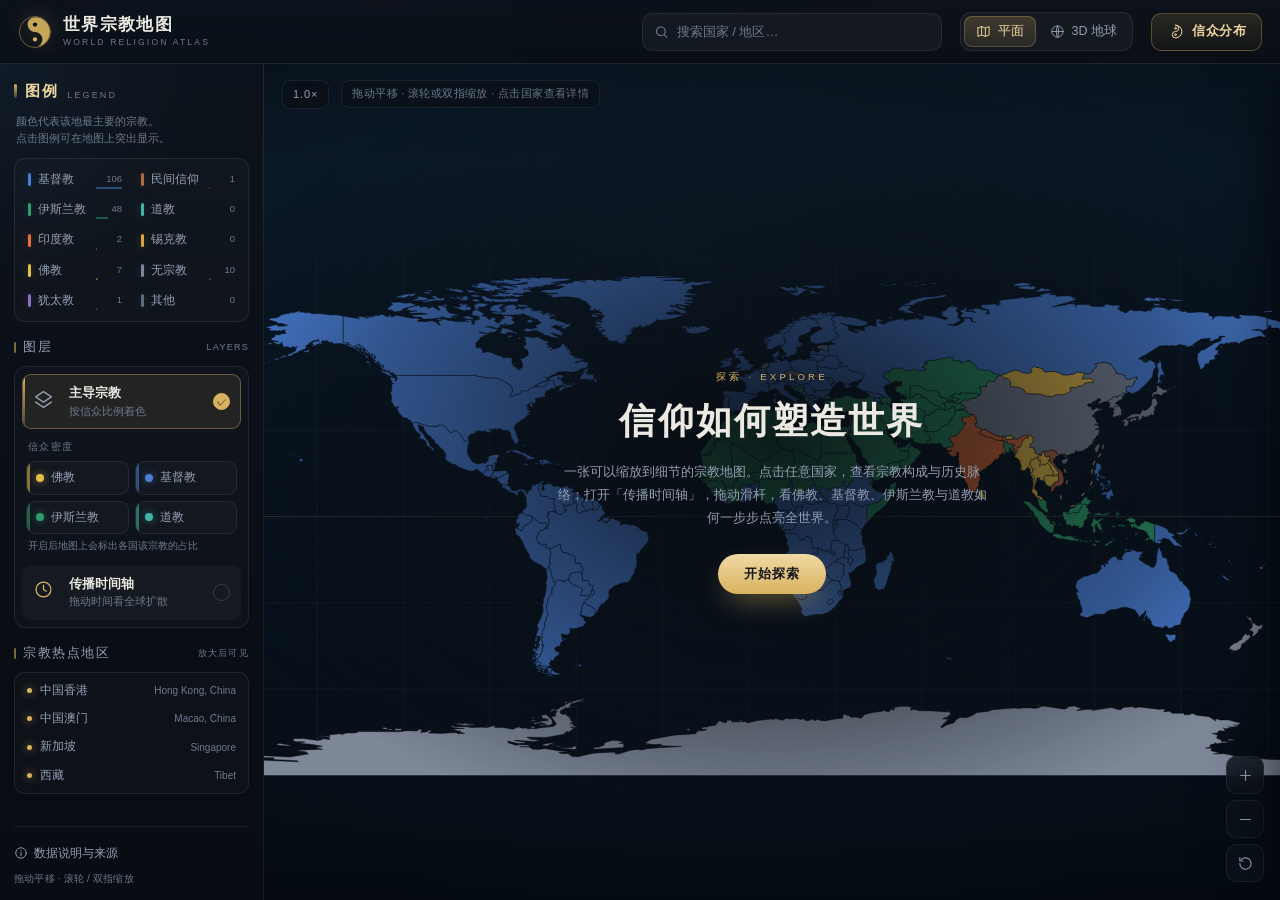
<file: index.html>
<!DOCTYPE html>
<html lang="zh-CN">
<head>
<meta charset="utf-8">
<meta name="viewport" content="width=device-width, initial-scale=1, maximum-scale=1, viewport-fit=cover">
<title>世界宗教地图 · World Religion Atlas</title>
<meta name="description" content="可缩放的世界宗教分布地图，支持平面与 3D 地球，点击国家查看宗教构成与历史，并附佛教、基督教、伊斯兰教、道教四个信众分布专题与全球传播时间轴。">
<meta name="theme-color" content="#0B0F14">
<link rel="manifest" href="./manifest.webmanifest">
<link rel="icon" href="./assets/icons/icon.svg" type="image/svg+xml">
<link rel="apple-touch-icon" href="./assets/icons/icon-192.png">
<link rel="stylesheet" href="./assets/css/style.css">
<script>if(/[?&](skipintro|nostart)/.test(location.search)){document.documentElement.className+=" skip-intro";}</script>
</head>
<body>

<div class="app" id="app">

  <header class="topbar">
    <button class="icon-btn only-mobile" id="drawerBtn" aria-label="打开图例">
      <svg viewBox="0 0 24 24" aria-hidden="true"><path d="M4 7h16M4 12h16M4 17h16"/></svg>
    </button>

    <a class="brand" href="#" id="brandHome">
      <span class="brand-mark" aria-hidden="true">
        <svg viewBox="0 0 48 48">
          <circle cx="24" cy="24" r="22" fill="none" stroke="currentColor" stroke-width="1.2" opacity=".55"/>
          <path d="M24 3a21 21 0 0 1 0 42 10.5 10.5 0 0 0 0-21 10.5 10.5 0 0 1 0-21Z" fill="currentColor" opacity=".92"/>
          <circle cx="24" cy="13.5" r="3" fill="#0B0F14"/>
          <circle cx="24" cy="34.5" r="3" fill="currentColor"/>
        </svg>
      </span>
      <span class="brand-text">
        <strong>世界宗教地图</strong>
        <small>WORLD RELIGION ATLAS</small>
      </span>
    </a>

    <div class="search" id="search">
      <svg class="search-icon" viewBox="0 0 24 24" aria-hidden="true"><circle cx="11" cy="11" r="7"/><path d="m16.5 16.5 4 4"/></svg>
      <input id="searchInput" type="search" placeholder="搜索国家 / 地区…" autocomplete="off" spellcheck="false" aria-label="搜索国家或地区">
      <div class="search-results" id="searchResults" hidden></div>
    </div>

    <nav class="segmented" id="viewSwitch" aria-label="地图视图">
      <button class="seg-btn is-active" data-view="flat" type="button">
        <svg viewBox="0 0 24 24" aria-hidden="true"><path d="M3 6.5 9 4l6 2.5L21 4v13.5L15 20l-6-2.5L3 20V6.5Z"/><path d="M9 4v13.5M15 6.5V20"/></svg>
        <span>平面</span>
      </button>
      <button class="seg-btn" data-view="globe" type="button">
        <svg viewBox="0 0 24 24" aria-hidden="true"><circle cx="12" cy="12" r="9"/><path d="M3 12h18M12 3c2.6 3 2.6 15 0 18M12 3c-2.6 3-2.6 15 0 18"/></svg>
        <span>3D 地球</span>
      </button>
    </nav>

    <button class="tao-btn" id="taoismBtn" type="button">
      <svg viewBox="0 0 24 24" aria-hidden="true"><path d="M12 3a9 9 0 0 1 0 18 4.5 4.5 0 0 1 0-9 4.5 4.5 0 0 0 0-9Z"/><circle cx="12" cy="7.5" r="1.2"/><circle cx="12" cy="16.5" r="1.2"/></svg>
      <span>信众分布</span>
    </button>

    <button class="icon-btn only-mobile" id="infoBtnMobile" aria-label="数据说明">
      <svg viewBox="0 0 24 24" aria-hidden="true"><circle cx="12" cy="12" r="9"/><path d="M12 11v6M12 7.5v.5"/></svg>
    </button>
  </header>

  <main class="workspace" id="workspace">

    <aside class="sidebar" id="sidebar">
      <div class="sidebar-head">
        <div class="sh-title">
          <h2>图例</h2>
          <span class="sh-sub">LEGEND</span>
        </div>
        <button class="icon-btn only-mobile" id="drawerClose" aria-label="关闭图例">
          <svg viewBox="0 0 24 24" aria-hidden="true"><path d="m6 6 12 12M18 6 6 18"/></svg>
        </button>
      </div>

      <p class="sidebar-note">颜色代表该地最主要的宗教。<br>点击图例可在地图上突出显示。</p>

      <div class="legend" id="legend"></div>

      <div class="sidebar-block">
        <div class="block-title">
          <span>图层</span>
          <span class="block-hint">LAYERS</span>
        </div>
        <div class="layer-group">
          <button class="layer-card" id="layerDominant" type="button">
            <span class="layer-icon">
              <svg viewBox="0 0 24 24" aria-hidden="true"><path d="M12 3 3 9l9 6 9-6-9-6Z"/><path d="m3 15 9 6 9-6"/></svg>
            </span>
            <span class="layer-copy"><strong>主导宗教</strong><small>按信众比例着色</small></span>
            <span class="layer-check">✓</span>
          </button>
          <div class="layer-sub">
            <span class="layer-sub-title">信众密度</span>
            <div class="faith-chips" id="densityChips"></div>
            <p class="layer-hint">开启后地图上会标出各国该宗教的占比</p>
          </div>
          <button class="layer-card" id="spreadBtn" type="button">
            <span class="layer-icon spread">
              <svg viewBox="0 0 24 24" aria-hidden="true"><circle cx="12" cy="12" r="8.5"/><path d="M12 7v5l3.2 2"/></svg>
            </span>
            <span class="layer-copy"><strong>传播时间轴</strong><small>拖动时间看全球扩散</small></span>
            <span class="layer-check">✓</span>
          </button>
        </div>
      </div>

      <div class="sidebar-block" id="regionBlock">
        <div class="block-title">
          <span>宗教热点地区</span>
          <span class="block-hint">放大后可见</span>
        </div>
        <ul class="region-list" id="regionList"></ul>
      </div>

      <div class="sidebar-foot">
        <button class="text-btn" id="aboutBtn" type="button">
          <svg viewBox="0 0 24 24" aria-hidden="true"><circle cx="12" cy="12" r="9"/><path d="M12 11v6M12 7.5v.5"/></svg>
          数据说明与来源
        </button>
        <p>拖动平移 · 滚轮 / 双指缩放</p>
      </div>
    </aside>

    <div class="drawer-scrim" id="drawerScrim"></div>

    <section class="stage" id="stage">
      <div class="atmosphere"></div>
      <canvas id="map" aria-label="世界宗教地图"></canvas>

      <div class="stage-top">
        <div class="zoom-readout" id="zoomReadout">1.0×</div>
        <div class="stage-hint" id="stageHint">拖动平移 · 滚轮或双指缩放 · 点击国家查看详情</div>
      </div>

      <div class="map-tools">
        <button class="tool-btn" id="zoomIn" type="button" aria-label="放大">
          <svg viewBox="0 0 24 24" aria-hidden="true"><path d="M12 5v14M5 12h14"/></svg>
        </button>
        <button class="tool-btn" id="zoomOut" type="button" aria-label="缩小">
          <svg viewBox="0 0 24 24" aria-hidden="true"><path d="M5 12h14"/></svg>
        </button>
        <button class="tool-btn" id="resetView" type="button" aria-label="复位">
          <svg viewBox="0 0 24 24" aria-hidden="true"><path d="M4 12a8 8 0 1 0 2.4-5.7"/><path d="M4 4v4.5h4.5"/></svg>
        </button>
        <button class="tool-btn is-on" id="spinBtn" type="button" aria-label="自动旋转" title="自动旋转" hidden>
          <svg viewBox="0 0 24 24" aria-hidden="true"><path d="M12 4.5c4.4 0 7.5 3.4 7.5 7.5S16.4 19.5 12 19.5 4.5 16.1 4.5 12"/><path d="M12 2.5v4M12 21.5v-4M2.5 12h4M21.5 12h-4"/></svg>
        </button>
      </div>

      <div class="taoism-legend" id="taoismLegend" hidden>
        <span>信众密度</span>
        <i class="grad" id="densityGrad"></i>
        <span class="low">低</span><span class="high">高</span>
      </div>

      <!-- 传播时间轴：拖动滑杆，地图按年份推进 -->
      <div class="timebar" id="timeBar" hidden>
        <div class="tb-top">
          <div class="tb-faiths" id="tbFaiths"></div>
          <div class="tb-year"><span id="tbYear">公元 1 年</span></div>
          <button class="tb-play" id="tbPlay" type="button" aria-label="播放传播动画">
            <svg class="ico-play" viewBox="0 0 24 24" aria-hidden="true"><path d="M7 4.5 19 12 7 19.5V4.5Z"/></svg>
            <svg class="ico-pause" viewBox="0 0 24 24" aria-hidden="true" hidden><path d="M8 4.5h3.2v15H8zM12.8 4.5H16v15h-3.2z"/></svg>
          </button>
          <button class="tb-close" id="tbClose" type="button" aria-label="关闭时间轴">
            <svg viewBox="0 0 24 24" aria-hidden="true"><path d="m6 6 12 12M18 6 6 18"/></svg>
          </button>
        </div>
        <div class="tb-slider">
          <input type="range" id="tbRange" min="-530" max="2025" step="1" value="-530" aria-label="年份">
          <div class="tb-ticks" id="tbTicks"></div>
        </div>
        <div class="tb-info">
          <div class="tb-phase" id="tbPhase"></div>
          <div class="tb-event" id="tbEvent"></div>
        </div>
      </div>

      <div class="tooltip" id="tooltip" hidden>
        <strong id="ttName"></strong>
        <span id="ttRel"></span>
      </div>

      <div class="welcome" id="welcome">
        <div class="welcome-inner">
          <span class="welcome-eyebrow">探索 · EXPLORE</span>
          <h2>信仰如何塑造世界</h2>
          <p>一张可以缩放到细节的宗教地图。点击任意国家，查看宗教构成与历史脉络；打开「传播时间轴」，拖动滑杆，看佛教、基督教、伊斯兰教与道教如何一步步点亮全世界。</p>
          <button class="primary-btn" id="welcomeStart" type="button">开始探索</button>
        </div>
      </div>
    </section>

    <aside class="detail" id="detail" aria-live="polite">
      <div class="detail-inner" id="detailInner"></div>
    </aside>
  </main>
</div>

<div class="modal" id="modal" hidden>
  <div class="modal-scrim" data-close-modal></div>
  <div class="modal-card" role="dialog" aria-modal="true" aria-labelledby="modalTitle">
    <button class="icon-btn modal-close" id="modalClose" aria-label="关闭">
      <svg viewBox="0 0 24 24" aria-hidden="true"><path d="m6 6 12 12M18 6 6 18"/></svg>
    </button>
    <div id="modalBody"></div>
  </div>
</div>

<div class="loading" id="loading">
  <div class="loading-mark">
    <svg viewBox="0 0 48 48">
      <circle cx="24" cy="24" r="21" fill="none" stroke="currentColor" stroke-width="1" opacity=".35"/>
      <path d="M24 3a21 21 0 0 1 0 42 10.5 10.5 0 0 0 0-21 10.5 10.5 0 0 1 0-21Z" fill="currentColor"/>
    </svg>
  </div>
  <p>正在绘制世界…</p>
</div>

<script src="./assets/js/world-geo.js"></script>
<script src="./assets/js/data.js"></script>
<script src="./assets/js/spread.js"></script>
<script src="./assets/js/arrival.js"></script>
<script src="./assets/js/map-engine.js"></script>
<script src="./assets/js/app.js"></script>
</body>
</html>
</file>
<file: assets/css/style.css>
/* =========================================================
   世界宗教地图 · World Religion Atlas
   ========================================================= */

:root{
  --ink:#070a0f;
  --panel:#0d131c;
  --panel-2:#111927;
  --panel-3:#151f2e;
  --line:rgba(255,255,255,.075);
  --line-strong:rgba(255,255,255,.14);
  --gold:#d8b25f;
  --gold-soft:#f0d9a4;
  --gold-dim:rgba(216,178,95,.18);
  --text:#ece9e2;
  --muted:#93a0b3;
  --muted-2:#6c7a8d;
  --good:#4fc3a1;
  --radius:14px;
  --shadow:0 24px 60px -20px rgba(0,0,0,.75);
  --serif:"Noto Serif SC","Songti SC","STSong","Source Han Serif SC","SimSun",Georgia,serif;
  --sans:-apple-system,BlinkMacSystemFont,"Segoe UI","PingFang SC","Hiragino Sans GB","Microsoft YaHei","Noto Sans SC",sans-serif;
}

*{box-sizing:border-box}
html,body{height:100%}
html{-webkit-text-size-adjust:100%}
body{
  margin:0;
  background:var(--ink);
  color:var(--text);
  font-family:var(--sans);
  font-size:14px;
  line-height:1.5;
  overflow:hidden;
  -webkit-font-smoothing:antialiased;
  text-rendering:optimizeLegibility;
}
button,input{font:inherit;color:inherit}
button{background:none;border:0;padding:0;cursor:pointer}
a{color:inherit;text-decoration:none}
svg{width:100%;height:100%;fill:none;stroke:currentColor;stroke-width:1.6;stroke-linecap:round;stroke-linejoin:round}
ul,ol{margin:0;padding:0;list-style:none}
h1,h2,h3,h4,p{margin:0}
[hidden]{display:none !important}
code{font-family:ui-monospace,SFMono-Regular,Consolas,monospace;font-size:.92em;color:var(--gold-soft);background:rgba(216,178,95,.09);padding:1px 5px;border-radius:4px}
::selection{background:rgba(216,178,95,.28)}

/* scrollbars */
*{scrollbar-width:thin;scrollbar-color:rgba(255,255,255,.16) transparent}
*::-webkit-scrollbar{width:9px;height:9px}
*::-webkit-scrollbar-thumb{background:rgba(255,255,255,.14);border-radius:99px;border:2px solid transparent;background-clip:content-box}
*::-webkit-scrollbar-track{background:transparent}

/* ---------- shell ---------- */
.app{
  height:100dvh;
  display:flex;
  flex-direction:column;
  background:
    radial-gradient(1200px 600px at 18% -10%,rgba(38,72,108,.28),transparent 60%),
    radial-gradient(900px 500px at 92% 0%,rgba(120,86,32,.12),transparent 60%),
    var(--ink);
}

/* ---------- topbar ---------- */
.topbar{
  flex:0 0 auto;
  height:64px;
  display:flex;
  align-items:center;
  gap:18px;
  padding:0 18px;
  border-bottom:1px solid var(--line);
  background:linear-gradient(180deg,rgba(12,18,27,.92),rgba(10,15,22,.82));
  backdrop-filter:blur(14px);
  -webkit-backdrop-filter:blur(14px);
  position:relative;
  z-index:40;
}
.brand{display:flex;align-items:center;gap:11px;flex:0 0 auto;min-width:0}
.brand-mark{width:34px;height:34px;color:var(--gold);flex:0 0 auto;filter:drop-shadow(0 0 12px rgba(216,178,95,.25))}
.brand-mark svg{stroke:none}
.brand-text{display:flex;flex-direction:column;line-height:1.1;min-width:0}
.brand-text strong{font-family:var(--serif);font-size:17px;font-weight:600;letter-spacing:.08em;white-space:nowrap}
.brand-text small{font-size:8.5px;letter-spacing:.26em;color:var(--muted-2);margin-top:3px;white-space:nowrap}

.search{position:relative;flex:0 1 300px;margin-left:auto;max-width:320px;min-width:150px}
.search-icon{position:absolute;left:12px;top:50%;width:15px;height:15px;transform:translateY(-50%);color:var(--muted-2);stroke-width:1.8;pointer-events:none}
#searchInput{
  width:100%;height:38px;
  padding:0 12px 0 34px;
  background:rgba(255,255,255,.04);
  border:1px solid var(--line);
  border-radius:10px;
  color:var(--text);
  outline:none;
  font-size:13px;
  transition:border-color .2s,background .2s,box-shadow .2s;
}
#searchInput::placeholder{color:var(--muted-2)}
#searchInput:focus{border-color:rgba(216,178,95,.5);background:rgba(255,255,255,.06);box-shadow:0 0 0 3px rgba(216,178,95,.1)}
#searchInput::-webkit-search-cancel-button{filter:invert(.7)}
.search-results{
  position:absolute;left:0;right:0;top:44px;
  background:var(--panel-2);
  border:1px solid var(--line-strong);
  border-radius:12px;
  box-shadow:var(--shadow);
  padding:5px;
  max-height:340px;overflow:auto;
  z-index:60;
}
.search-results button{
  display:flex;align-items:center;gap:10px;width:100%;
  padding:9px 10px;border-radius:8px;text-align:left;
  font-size:13px;color:var(--text);
}
.search-results button:hover,.search-results button.is-active{background:rgba(216,178,95,.12)}
.search-results .sr-zh{font-weight:600}
.search-results .sr-en{color:var(--muted-2);font-size:11px;margin-left:auto;max-width:50%;overflow:hidden;text-overflow:ellipsis;white-space:nowrap}
.search-results .sr-dot{width:8px;height:8px;border-radius:50%;flex:0 0 auto}
.search-results .sr-empty{padding:14px 12px;color:var(--muted-2);font-size:12.5px}

.segmented{
  display:flex;align-items:center;gap:2px;
  padding:3px;
  background:rgba(255,255,255,.04);
  border:1px solid var(--line);
  border-radius:11px;
  flex:0 0 auto;
}
.seg-btn{
  display:flex;align-items:center;gap:7px;
  height:31px;padding:0 12px;border-radius:8px;
  color:var(--muted);font-size:12.5px;font-weight:500;
  transition:background .18s,color .18s,box-shadow .18s;
  white-space:nowrap;
}
.seg-btn svg{width:15px;height:15px;stroke-width:1.5}
.seg-btn:hover{color:var(--text)}
.seg-btn.is-active{
  background:linear-gradient(180deg,rgba(216,178,95,.22),rgba(216,178,95,.1));
  color:var(--gold-soft);
  box-shadow:inset 0 0 0 1px rgba(216,178,95,.28);
}
.tao-btn{
  display:flex;align-items:center;gap:8px;
  height:38px;padding:0 15px;border-radius:10px;
  border:1px solid rgba(216,178,95,.32);
  background:linear-gradient(180deg,rgba(216,178,95,.14),rgba(216,178,95,.04));
  color:var(--gold-soft);
  font-size:12.5px;font-weight:600;letter-spacing:.04em;
  flex:0 0 auto;
  transition:all .18s;
}
.tao-btn svg{width:17px;height:17px;stroke-width:1.4}
.tao-btn:hover{background:rgba(216,178,95,.2);border-color:rgba(216,178,95,.55);box-shadow:0 0 22px -6px rgba(216,178,95,.5)}
.tao-btn.is-active{background:var(--gold);color:#10141a;border-color:var(--gold)}

.icon-btn{
  display:inline-flex;align-items:center;justify-content:center;
  width:38px;height:38px;border-radius:10px;
  color:var(--muted);border:1px solid transparent;
  transition:all .18s;flex:0 0 auto;
}
.icon-btn svg{width:19px;height:19px}
.icon-btn:hover{background:rgba(255,255,255,.06);color:var(--text);border-color:var(--line)}
.only-mobile{display:none}

/* ---------- workspace ---------- */
.workspace{
  flex:1 1 auto;
  display:grid;
  grid-template-columns:264px minmax(0,1fr);
  min-height:0;
  position:relative;
}

/* ---------- sidebar ---------- */
.sidebar{
  display:flex;flex-direction:column;
  border-right:1px solid var(--line);
  background:
    radial-gradient(120% 40% at 0% 0%,rgba(38,72,108,.16),transparent 62%),
    linear-gradient(180deg,rgba(13,19,28,.97),rgba(8,12,19,.98));
  padding:16px 14px 14px;
  overflow-y:auto;
  overflow-x:hidden;
  z-index:30;
  min-height:0;
  scrollbar-width:thin;
  scrollbar-color:rgba(216,178,95,.28) transparent;
}
.sidebar::-webkit-scrollbar{width:8px}
.sidebar::-webkit-scrollbar-track{background:transparent}
.sidebar::-webkit-scrollbar-thumb{
  background:rgba(216,178,95,.22);border-radius:99px;
  border:2px solid transparent;background-clip:padding-box;
}
.sidebar::-webkit-scrollbar-thumb:hover{background:rgba(216,178,95,.42);background-clip:padding-box}

.sidebar-head{display:flex;align-items:center;justify-content:space-between;margin-bottom:10px}
.sh-title{display:flex;align-items:baseline;gap:8px}
.sidebar-head h2{
  font-family:var(--serif);font-size:15px;font-weight:600;letter-spacing:.14em;color:var(--gold-soft);
  display:flex;align-items:center;gap:8px;
}
.sidebar-head h2::before{
  content:"";width:3px;height:14px;border-radius:2px;
  background:linear-gradient(180deg,var(--gold),rgba(216,178,95,.25));
}
.sh-sub{font-size:9px;letter-spacing:.24em;color:var(--muted-2);text-transform:uppercase}
.sidebar-note{
  font-size:11px;line-height:1.6;color:var(--muted-2);margin:0 0 10px;
  padding:0 2px;
}

/* 图例：两列，按列排（先左列后右列），顺序才是从多到少 */
.legend{
  display:grid;grid-template-columns:1fr 1fr;
  grid-template-rows:repeat(5,auto);grid-auto-flow:column;
  gap:1px 5px;margin-bottom:16px;
  padding:6px;border-radius:11px;
  background:rgba(255,255,255,.018);border:1px solid var(--line);
}
.legend-item{
  display:flex;align-items:center;gap:7px;min-width:0;
  padding:4px 6px;border-radius:7px;
  text-align:left;font-size:11.5px;color:var(--muted);
  border:1px solid transparent;
  transition:background .15s,color .15s,border-color .15s;
}
.legend-item:hover{background:rgba(255,255,255,.055);color:var(--text)}
.legend-item.is-active{background:rgba(216,178,95,.12);border-color:rgba(216,178,95,.32);color:var(--text)}
.legend-item.is-dim{opacity:.4}
.legend-swatch{
  width:3px;height:13px;border-radius:99px;flex:0 0 auto;
  background:var(--c);
  box-shadow:0 0 10px -1px var(--c);
}
.legend-name{flex:1;white-space:nowrap;overflow:hidden;text-overflow:ellipsis}
/* 数字右侧配一条占比条，一眼看出哪种宗教占的国家多 */
.legend-stat{position:relative;width:26px;flex:0 0 auto;text-align:right;padding-bottom:2px}
.legend-stat i{
  position:absolute;left:0;bottom:0;height:2px;border-radius:2px;
  background:var(--c);opacity:.5;display:block;
}
.legend-stat b{font-size:9.5px;font-weight:400;color:var(--muted-2);font-variant-numeric:tabular-nums}
.legend-item.is-active .legend-stat b{color:var(--gold-soft)}

.sidebar-block{margin-bottom:16px}
.block-title{display:flex;align-items:center;justify-content:space-between;margin-bottom:9px}
.block-title span:first-child{
  font-family:var(--serif);font-size:12.5px;letter-spacing:.12em;color:var(--muted);
  display:flex;align-items:center;gap:7px;
}
.block-title span:first-child::before{
  content:"";width:2px;height:11px;border-radius:2px;background:rgba(216,178,95,.55);
}
.block-hint{font-size:9px;letter-spacing:.14em;color:var(--muted-2);text-transform:uppercase}

/* 图层卡片 */
.layer-group{
  display:flex;flex-direction:column;gap:6px;
  padding:7px;border-radius:12px;
  background:rgba(255,255,255,.018);border:1px solid var(--line);
}
.layer-card{
  display:flex;align-items:center;gap:10px;width:100%;
  padding:9px 10px;border-radius:9px;
  border:1px solid transparent;background:rgba(255,255,255,.03);
  text-align:left;transition:all .18s;position:relative;overflow:hidden;
}
.layer-card::before{
  content:"";position:absolute;left:0;top:0;bottom:0;width:2px;
  background:linear-gradient(180deg,var(--gold),rgba(216,178,95,.2));
  transform:scaleY(0);transform-origin:center;transition:transform .22s;
}
.layer-card:hover{border-color:var(--line-strong);background:rgba(255,255,255,.06)}
.layer-card.is-active{border-color:rgba(216,178,95,.4);background:rgba(216,178,95,.1)}
.layer-card.is-active::before{transform:scaleY(1)}
.layer-icon{width:26px;height:26px;color:var(--muted);flex:0 0 auto}
.layer-icon svg{width:21px;height:21px;stroke-width:1.4}
.layer-icon.tao{color:var(--gold)}
.layer-copy{display:flex;flex-direction:column;min-width:0;flex:1}
.layer-copy strong{font-size:12.5px;font-weight:600;color:var(--text)}
.layer-copy small{font-size:10.5px;color:var(--muted-2);margin-top:1px}
.layer-check{
  width:17px;height:17px;border-radius:50%;border:1px solid var(--line-strong);
  color:transparent;font-size:10px;display:flex;align-items:center;justify-content:center;flex:0 0 auto;
  transition:all .18s;
}
.layer-card.is-active .layer-check{background:var(--gold);border-color:var(--gold);color:#0c1017}
.layer-icon.spread{color:var(--gold)}

/* 信众密度：四个宗教的快捷切换 */
.layer-sub{margin:2px 0 2px;padding:2px 4px 4px}
.layer-sub-title{
  display:block;font-size:10px;letter-spacing:.14em;color:var(--muted-2);
  text-transform:uppercase;margin:0 0 7px 2px;
}
.layer-hint{font-size:9.5px;color:var(--muted-2);margin:5px 2px 0;line-height:1.45}
.faith-chips{display:grid;grid-template-columns:1fr 1fr;gap:6px}
.faith-chip{
  position:relative;display:flex;align-items:center;gap:7px;
  padding:7px 9px;border-radius:9px;overflow:hidden;
  border:1px solid var(--line);background:rgba(255,255,255,.025);
  font-size:11.5px;color:var(--muted);transition:all .18s;
}
.faith-chip::before{
  content:"";position:absolute;left:0;top:0;bottom:0;width:3px;
  background:var(--c);opacity:.55;transition:opacity .18s;
}
.faith-chip .dot{
  width:8px;height:8px;border-radius:50%;flex:0 0 auto;background:var(--c);
  box-shadow:0 0 8px -1px var(--c);
}
.faith-chip:hover{border-color:var(--line-strong);color:var(--text);background:rgba(255,255,255,.055)}
.faith-chip:hover::before{opacity:.9}
.faith-chip.is-active{
  border-color:rgba(216,178,95,.45);background:rgba(216,178,95,.1);color:var(--text);
}
.faith-chip.is-active::before{opacity:1;width:3px}
.faith-chip.is-active .dot{box-shadow:0 0 10px 0 var(--c)}

.region-list{
  display:flex;flex-direction:column;gap:1px;max-height:122px;overflow-y:auto;
  padding:4px;border-radius:11px;
  background:rgba(255,255,255,.018);border:1px solid var(--line);
  scrollbar-width:thin;scrollbar-color:rgba(216,178,95,.25) transparent;
}
.region-list::-webkit-scrollbar{width:6px}
.region-list::-webkit-scrollbar-thumb{background:rgba(216,178,95,.22);border-radius:99px}
.region-list button{
  display:flex;align-items:center;gap:8px;width:100%;
  padding:5px 8px;border-radius:7px;text-align:left;
  font-size:11.5px;color:var(--muted);transition:all .15s;
}
.region-list button:hover{background:rgba(216,178,95,.1);color:var(--text)}
.region-list .r-dot{
  width:5px;height:5px;border-radius:50%;background:var(--gold);flex:0 0 auto;
  box-shadow:0 0 8px rgba(216,178,95,.8);
}
.region-list .r-name{flex:1;overflow:hidden;text-overflow:ellipsis;white-space:nowrap}
.region-list .r-country{font-size:10px;color:var(--muted-2);white-space:nowrap}

.sidebar-foot{
  margin-top:auto;padding-top:14px;border-top:1px solid var(--line);
  display:flex;flex-direction:column;gap:2px;
}
.text-btn{
  display:flex;align-items:center;gap:6px;color:var(--muted);font-size:11.5px;
  padding:4px 0;transition:color .15s;
}
.text-btn svg{width:14px;height:14px}
.text-btn:hover{color:var(--gold-soft)}
.sidebar-foot p{font-size:10px;color:var(--muted-2);margin:0;padding-top:3px;letter-spacing:.02em}

/* 抽屉遮罩：始终脱离布局，桌面端隐藏 */
.drawer-scrim{
  position:fixed;inset:0;display:none;
  background:rgba(2,5,9,.6);backdrop-filter:blur(3px);
  opacity:0;visibility:hidden;transition:.3s;z-index:29;
}

/* ---------- stage ---------- */
.stage{position:relative;min-width:0;overflow:hidden;background:#060b12}
.stage canvas{position:absolute;inset:0;width:100%;height:100%;display:block;touch-action:none;cursor:grab}
.stage canvas.is-grabbing{cursor:grabbing}
.stage canvas.is-pointing{cursor:pointer}
.atmosphere{
  position:absolute;inset:0;pointer-events:none;
  background:
    radial-gradient(70% 55% at 50% 42%,rgba(48,88,128,.14),transparent 70%),
    radial-gradient(100% 100% at 50% 120%,rgba(0,0,0,.4),transparent 60%);
  mix-blend-mode:screen;
}

.stage-top{position:absolute;top:16px;left:18px;right:18px;display:flex;align-items:center;gap:12px;pointer-events:none}
.zoom-readout{
  font-variant-numeric:tabular-nums;
  font-size:11px;letter-spacing:.08em;
  padding:5px 10px;border-radius:8px;
  background:rgba(10,15,22,.7);border:1px solid var(--line);
  color:var(--muted);backdrop-filter:blur(8px);
}
.stage-hint{
  font-size:10.5px;letter-spacing:.04em;color:var(--muted-2);
  background:rgba(10,15,22,.6);padding:5px 10px;border-radius:8px;
  border:1px solid var(--line);backdrop-filter:blur(8px);
  transition:opacity .6s;white-space:nowrap;overflow:hidden;text-overflow:ellipsis;
}

.map-tools{
  position:absolute;right:16px;bottom:18px;
  display:flex;flex-direction:column;gap:6px;z-index:6;
}
.tool-btn{
  width:38px;height:38px;border-radius:10px;
  display:flex;align-items:center;justify-content:center;
  background:rgba(13,19,28,.82);
  border:1px solid var(--line);
  color:var(--muted);
  backdrop-filter:blur(10px);
  transition:all .18s;
}
.tool-btn svg{width:17px;height:17px}
.tool-btn:hover{color:var(--text);border-color:var(--line-strong);background:rgba(22,32,46,.92)}
.tool-btn:active{transform:scale(.94)}
.tool-btn.is-on{color:var(--gold);border-color:rgba(216,178,95,.45);background:rgba(216,178,95,.12)}
.tool-btn[hidden]{display:none}

.taoism-legend{
  position:absolute;left:18px;bottom:20px;
  display:flex;align-items:center;gap:8px;
  padding:8px 12px;border-radius:10px;
  background:rgba(10,15,22,.84);border:1px solid var(--line);
  backdrop-filter:blur(10px);font-size:10.5px;color:var(--muted);
}
/* ---------- 传播时间轴 ---------- */
.timebar{
  position:absolute;left:16px;right:16px;bottom:16px;z-index:12;
  padding:12px 16px 13px;border-radius:14px;
  background:linear-gradient(180deg,rgba(13,20,30,.94),rgba(8,13,20,.96));
  border:1px solid var(--line-strong);
  box-shadow:0 20px 50px -20px rgba(0,0,0,.85);
  backdrop-filter:blur(16px);
  animation:tb-in .3s cubic-bezier(.22,.9,.28,1);
}
@keyframes tb-in{from{opacity:0;transform:translateY(14px)}to{opacity:1;transform:none}}
.tb-top{display:flex;align-items:center;gap:10px;margin-bottom:9px}
.tb-faiths{display:flex;gap:5px;flex-wrap:wrap;flex:1;min-width:0}
.tb-faith{
  display:inline-flex;align-items:center;gap:6px;
  padding:5px 11px;border-radius:99px;
  border:1px solid var(--line);background:rgba(255,255,255,.03);
  font-size:12px;color:var(--muted);transition:all .18s;
}
.tb-faith .dot{width:7px;height:7px;border-radius:50%}
.tb-faith:hover{color:var(--text);border-color:var(--line-strong)}
.tb-faith.is-active{color:var(--text);background:rgba(255,255,255,.09);border-color:rgba(216,178,95,.4)}
.tb-year{
  font-variant-numeric:tabular-nums;font-size:12.5px;font-weight:600;
  color:var(--gold-soft);white-space:nowrap;
  padding:4px 10px;border-radius:8px;
  background:rgba(216,178,95,.09);border:1px solid rgba(216,178,95,.22);
}
.tb-play{
  width:34px;height:34px;border-radius:9px;flex:0 0 auto;
  display:flex;align-items:center;justify-content:center;
  background:rgba(216,178,95,.14);border:1px solid rgba(216,178,95,.32);
  color:var(--gold);transition:all .18s;
}
.tb-play:hover{background:rgba(216,178,95,.24)}
.tb-play svg{width:17px;height:17px;fill:currentColor;stroke:none}
.tb-close{
  width:30px;height:30px;border-radius:8px;flex:0 0 auto;
  display:flex;align-items:center;justify-content:center;
  background:rgba(255,255,255,.04);border:1px solid var(--line);color:var(--muted);
}
.tb-close:hover{color:var(--text);background:rgba(255,255,255,.09)}
.tb-close svg{width:14px;height:14px}

.tb-slider{position:relative;padding:0 2px}
.tb-slider input[type=range]{
  -webkit-appearance:none;appearance:none;width:100%;height:20px;
  background:transparent;cursor:pointer;display:block;margin:0;
}
.tb-slider input[type=range]::-webkit-slider-runnable-track{
  height:4px;border-radius:99px;
  background:linear-gradient(90deg,rgba(216,178,95,.55),rgba(216,178,95,.16));
}
.tb-slider input[type=range]::-moz-range-track{
  height:4px;border-radius:99px;
  background:linear-gradient(90deg,rgba(216,178,95,.55),rgba(216,178,95,.16));
}
.tb-slider input[type=range]::-webkit-slider-thumb{
  -webkit-appearance:none;appearance:none;
  width:15px;height:15px;border-radius:50%;margin-top:-5.5px;
  background:var(--gold);border:2px solid #0b0f14;
  box-shadow:0 0 0 1px rgba(216,178,95,.5),0 2px 8px rgba(0,0,0,.6);
}
.tb-slider input[type=range]::-moz-range-thumb{
  width:15px;height:15px;border-radius:50%;
  background:var(--gold);border:2px solid #0b0f14;
  box-shadow:0 0 0 1px rgba(216,178,95,.5);
}
.tb-ticks{position:relative;height:14px;margin-top:1px}
.tb-tick{
  position:absolute;transform:translateX(-50%);
  font-size:9px;color:var(--muted-2);white-space:nowrap;
  font-variant-numeric:tabular-nums;
}
.tb-tick::before{
  content:"";position:absolute;left:50%;top:-4px;width:1px;height:3px;
  background:rgba(216,178,95,.3);
}
.tb-info{margin-top:8px;display:flex;flex-direction:column;gap:3px}
.tb-phase{display:flex;align-items:baseline;gap:10px;flex-wrap:wrap}
.tb-phase strong{font-family:var(--serif);font-size:13px;font-weight:600;color:var(--gold-soft)}
.tb-phase span{font-size:10.5px;color:var(--muted-2)}
.tb-event{font-size:11.5px;line-height:1.65;color:var(--muted)}
.tb-event b{color:var(--gold-soft);font-variant-numeric:tabular-nums;margin-right:4px}
.tb-next{color:var(--muted-2);font-size:10.5px}

/* 时间轴打开时，把底部的小控件挪开，别被压住 */
body.spread-open .taoism-legend{display:none}
body.spread-open .map-tools{bottom:152px}
@media (max-width:980px){
  body.spread-open .map-tools{bottom:196px}
}
.taoism-legend .low,.taoism-legend .high{font-size:9.5px;color:var(--muted-2)}

.tooltip{
  position:absolute;z-index:8;pointer-events:none;
  transform:translate(-50%,-140%);
  background:rgba(9,14,21,.94);
  border:1px solid var(--line-strong);
  border-radius:9px;
  padding:7px 11px;
  box-shadow:0 10px 30px -10px rgba(0,0,0,.8);
  display:flex;flex-direction:column;gap:1px;
  white-space:nowrap;
  backdrop-filter:blur(8px);
}
.tooltip strong{font-size:12.5px;font-weight:600}
.tooltip span{font-size:10.5px;color:var(--muted)}

/* welcome */
.welcome{
  position:absolute;inset:0;display:grid;place-items:center;z-index:5;
  background:radial-gradient(600px 400px at 50% 45%,rgba(7,10,15,.88),rgba(7,10,15,.35) 70%,transparent);
  transition:opacity .5s,visibility .5s;
  padding:24px;
}
.welcome.is-hidden{opacity:0;visibility:hidden;pointer-events:none}
.welcome-inner{max-width:430px;text-align:center}
.welcome-eyebrow{font-size:9.5px;letter-spacing:.34em;color:var(--gold);display:block;margin-bottom:14px}
.welcome h2{font-family:var(--serif);font-size:clamp(24px,3.4vw,36px);font-weight:600;letter-spacing:.06em;line-height:1.3}
.welcome p{font-size:12.5px;line-height:1.85;color:var(--muted);margin:16px 0 24px}
.primary-btn{
  height:40px;padding:0 26px;border-radius:99px;
  background:linear-gradient(180deg,var(--gold-soft),var(--gold));
  color:#12161d;font-size:13px;font-weight:700;letter-spacing:.08em;
  box-shadow:0 12px 30px -10px rgba(216,178,95,.6);
  transition:transform .18s,box-shadow .18s;
}
.primary-btn:hover{transform:translateY(-1px);box-shadow:0 16px 34px -10px rgba(216,178,95,.7)}

/* ---------- detail panel ---------- */
.detail{
  position:absolute;top:0;right:0;bottom:0;width:min(420px,100%);
  background:linear-gradient(180deg,rgba(15,22,32,.98),rgba(10,15,22,.99));
  border-left:1px solid var(--line-strong);
  box-shadow:-30px 0 70px -30px rgba(0,0,0,.9);
  transform:translateX(102%);
  transition:transform .38s cubic-bezier(.22,.9,.28,1);
  z-index:20;
  display:flex;flex-direction:column;
  backdrop-filter:blur(18px);
}
.detail.is-open{transform:translateX(0)}
.detail-inner{overflow-y:auto;overscroll-behavior:contain;padding:22px 22px 40px;min-height:0}

.detail-close{
  position:absolute;top:14px;right:14px;z-index:3;
  width:32px;height:32px;border-radius:8px;
  display:flex;align-items:center;justify-content:center;
  color:var(--muted);background:rgba(255,255,255,.04);border:1px solid var(--line);
}
.detail-close:hover{color:var(--text);background:rgba(255,255,255,.09)}

.d-eyebrow{font-size:9.5px;letter-spacing:.26em;color:var(--gold);margin-bottom:8px}
.d-title{font-family:var(--serif);font-size:27px;font-weight:600;letter-spacing:.04em;line-height:1.2;padding-right:36px}
.d-title small{display:block;font-family:var(--sans);font-size:12px;font-weight:400;letter-spacing:.06em;color:var(--muted-2);margin-top:4px}
.d-chips{display:flex;flex-wrap:wrap;gap:6px;margin:14px 0 18px}
.chip{
  display:inline-flex;align-items:center;gap:6px;
  padding:4px 10px;border-radius:99px;
  font-size:10.5px;color:var(--muted);
  background:rgba(255,255,255,.045);border:1px solid var(--line);
}
.chip .dot{width:7px;height:7px;border-radius:50%;background:var(--c,#888);box-shadow:0 0 7px var(--c,transparent)}

.card{
  background:rgba(255,255,255,.025);
  border:1px solid var(--line);
  border-radius:var(--radius);
  padding:16px;
  margin-bottom:14px;
}
.card h3{
  font-family:var(--serif);font-size:12.5px;font-weight:600;letter-spacing:.16em;
  color:var(--muted);margin-bottom:13px;display:flex;align-items:center;justify-content:space-between;
}
.card h3 .sub{font-family:var(--sans);font-size:10px;letter-spacing:.06em;color:var(--muted-2);font-weight:400}

.stackbar{display:flex;height:11px;border-radius:99px;overflow:hidden;margin-bottom:15px;background:rgba(255,255,255,.04)}
.stackbar span{height:100%;transition:filter .2s}
.stackbar span:hover{filter:brightness(1.25)}

.rel-list{display:flex;flex-direction:column;gap:9px}
.rel-row{display:grid;grid-template-columns:11px 1fr auto;gap:9px;align-items:center;font-size:12px}
.rel-row .dot{width:9px;height:9px;border-radius:3px;box-shadow:inset 0 0 0 1px rgba(255,255,255,.18)}
.rel-row .name{color:var(--text);white-space:nowrap;overflow:hidden;text-overflow:ellipsis}
.rel-row .name em{font-style:normal;color:var(--muted-2);font-size:10px;margin-left:5px}
.rel-row .val{font-variant-numeric:tabular-nums;color:var(--muted);font-size:11.5px}
.rel-bar{grid-column:2 / -1;height:3px;border-radius:99px;background:rgba(255,255,255,.06);overflow:hidden;margin-top:-5px}
.rel-bar i{display:block;height:100%;border-radius:99px;background:var(--c,#888)}

.tao-card{
  border-color:rgba(216,178,95,.28);
  background:
    radial-gradient(120% 100% at 100% 0%,rgba(216,178,95,.13),transparent 60%),
    rgba(216,178,95,.045);
}
.tao-card h3{color:var(--gold-soft)}
.tao-big{display:flex;align-items:baseline;gap:8px;margin-bottom:6px}
.tao-big strong{font-family:var(--serif);font-size:30px;font-weight:600;color:var(--gold-soft);font-variant-numeric:tabular-nums;line-height:1}
.tao-big span{font-size:11px;color:var(--muted)}
.tao-note{font-size:11.5px;line-height:1.75;color:var(--muted);margin-top:8px}
.tao-actions{display:flex;gap:8px;margin-top:13px;flex-wrap:wrap}
.ghost-btn{
  height:32px;padding:0 13px;border-radius:8px;
  border:1px solid var(--line-strong);
  font-size:11.5px;color:var(--muted);
  display:inline-flex;align-items:center;gap:6px;
  transition:all .18s;
}
.ghost-btn:hover{border-color:rgba(216,178,95,.5);color:var(--gold-soft);background:rgba(216,178,95,.08)}
.ghost-btn svg{width:13px;height:13px}

.timeline{position:relative;display:flex;flex-direction:column;gap:15px;padding-left:2px}
.timeline::before{content:"";position:absolute;left:4px;top:6px;bottom:6px;width:1px;background:linear-gradient(180deg,rgba(216,178,95,.5),rgba(216,178,95,.05))}
.tl-item{position:relative;padding-left:20px}
.tl-item::before{
  content:"";position:absolute;left:0;top:5px;width:9px;height:9px;border-radius:50%;
  background:var(--panel);border:1.5px solid rgba(216,178,95,.75);
  box-shadow:0 0 0 3px rgba(216,178,95,.08);
}
.tl-item .tl-year{font-size:10.5px;letter-spacing:.08em;color:var(--gold);margin-bottom:4px;font-variant-numeric:tabular-nums}
.tl-item p{font-size:12px;line-height:1.8;color:var(--muted)}
.tl-item p strong{color:var(--text);font-weight:600}

.fact-grid{display:grid;grid-template-columns:1fr 1fr;gap:9px}
.fact{padding:10px 11px;border-radius:10px;background:rgba(255,255,255,.03);border:1px solid var(--line)}
.fact span{display:block;font-size:9.5px;letter-spacing:.1em;color:var(--muted-2);margin-bottom:3px}
.fact strong{font-size:14px;font-weight:600;font-variant-numeric:tabular-nums}
.fact em{font-style:normal;font-size:10px;color:var(--muted-2);margin-left:3px}

.disclaimer{font-size:10.5px;line-height:1.8;color:var(--muted-2)}
.disclaimer strong{color:var(--muted)}

/* taoism ranking */
.tao-rank{display:flex;flex-direction:column;gap:2px}
.tao-rank button{
  display:grid;grid-template-columns:18px 1fr auto;gap:8px;align-items:center;
  padding:7px 6px;border-radius:7px;text-align:left;width:100%;
}
.tao-rank button:hover{background:rgba(216,178,95,.08)}
.tao-rank .idx{font-size:9.5px;color:var(--muted-2);font-variant-numeric:tabular-nums}
.tao-rank .nm{font-size:12px;color:var(--text);overflow:hidden;text-overflow:ellipsis;white-space:nowrap}
.tao-rank .nm em{font-style:normal;color:var(--muted-2);font-size:10px;margin-left:5px}
.tao-rank .num{font-size:11px;color:var(--gold-soft);font-variant-numeric:tabular-nums}
.tao-rank .rk-bar{grid-column:2 / -1;height:2px;background:rgba(255,255,255,.05);border-radius:99px;margin-top:-4px;overflow:hidden}
.tao-rank .rk-bar i{display:block;height:100%;background:linear-gradient(90deg,rgba(216,178,95,.35),var(--gold))}
.tao-rank button.is-focus{background:rgba(216,178,95,.14);box-shadow:inset 0 0 0 1px rgba(216,178,95,.32)}
.tao-rank button.is-focus .nm{color:var(--gold-soft)}

/* ---------- modal ---------- */
.modal{position:fixed;inset:0;z-index:90;display:grid;place-items:center;padding:20px}
.modal-scrim{position:absolute;inset:0;background:rgba(3,6,10,.72);backdrop-filter:blur(6px)}
.modal-card{
  position:relative;width:min(560px,100%);max-height:82dvh;overflow:auto;
  background:linear-gradient(180deg,#111927,#0c121b);
  border:1px solid var(--line-strong);
  border-radius:18px;
  box-shadow:var(--shadow);
  padding:26px 26px 28px;
}
.modal-close{position:absolute;top:14px;right:14px;width:32px;height:32px}
.modal-card h2{font-family:var(--serif);font-size:21px;font-weight:600;letter-spacing:.06em;margin-bottom:6px;padding-right:30px}
.modal-card h3{font-family:var(--serif);font-size:13px;letter-spacing:.1em;color:var(--gold-soft);margin:20px 0 8px}
.modal-card p{font-size:12.5px;line-height:1.85;color:var(--muted);margin-bottom:8px}
.modal-card ul{display:flex;flex-direction:column;gap:6px;margin:8px 0}
.modal-card li{font-size:12px;line-height:1.7;color:var(--muted);padding-left:14px;position:relative}
.modal-card li::before{content:"";position:absolute;left:2px;top:8px;width:4px;height:4px;border-radius:50%;background:var(--gold);opacity:.75}
.modal-card .kbd{font-size:10px;color:var(--muted-2);background:rgba(255,255,255,.05);border:1px solid var(--line);border-radius:5px;padding:2px 6px;margin:0 2px}

/* ---------- loading ---------- */
.loading{
  position:fixed;inset:0;z-index:100;
  display:flex;flex-direction:column;align-items:center;justify-content:center;gap:16px;
  background:var(--ink);
  transition:opacity .6s,visibility .6s;
}
.loading.is-done{opacity:0;visibility:hidden;pointer-events:none}
.loading-mark{width:54px;height:54px;color:var(--gold);animation:spin 6s linear infinite}
.loading-mark svg{stroke:none}
.loading p{font-size:11px;letter-spacing:.28em;color:var(--muted-2)}
html.skip-intro .loading,html.skip-intro .welcome{display:none !important}
@keyframes spin{to{transform:rotate(360deg)}}

/* ---------- responsive ---------- */
@media (min-width:981px){
  /* 详情面板是浮在地图上的：打开时把地图让出来，
     否则东亚、中东这些信众密集区会被面板整块盖住。 */
  body.detail-open .stage{margin-right:420px}
}

@media (max-width:1180px){
  .brand-text small{display:none}
  .search{max-width:240px}
  .workspace{grid-template-columns:232px minmax(0,1fr)}
}

@media (max-width:980px){
  .only-mobile{display:inline-flex}
  .topbar{gap:8px;padding:0 10px;height:58px}
  .brand{gap:8px}
  .brand-mark{width:28px;height:28px}
  .brand-text strong{font-size:14.5px;letter-spacing:.04em}
  .search{flex:1 1 auto;max-width:none;margin-left:4px;min-width:0}
  #searchInput{height:36px;font-size:12px}
  .segmented{display:none}
  .tao-btn{padding:0 11px;height:36px;gap:6px}
  .tao-btn span{display:none}
  .tao-btn svg{width:19px;height:19px}

  .workspace{grid-template-columns:1fr}
  .sidebar{
    position:fixed;top:0;left:0;bottom:0;width:280px;
    transform:translateX(-104%);
    transition:transform .32s cubic-bezier(.22,.9,.28,1);
    box-shadow:30px 0 70px -30px rgba(0,0,0,.9);
    /* 顶栏是浮在抽屉上的，抽屉内容要让开它，否则标题和关闭按钮点不到 */
    padding-top:64px;
  }
  body.drawer-open .sidebar{transform:translateX(0)}
  .drawer-scrim{display:block}
  body.drawer-open .drawer-scrim{opacity:1;visibility:visible}
  .sidebar-head{margin-bottom:10px}

  .detail{width:100%;top:auto;height:78dvh;border-left:0;border-top:1px solid var(--line-strong);
    border-radius:18px 18px 0 0;transform:translateY(102%);box-shadow:0 -30px 70px -30px rgba(0,0,0,.9)}
  .detail.is-open{transform:translateY(0)}
  .detail::before{
    content:"";position:absolute;top:7px;left:50%;transform:translateX(-50%);
    width:38px;height:4px;border-radius:99px;background:rgba(255,255,255,.18);
  }
  .detail-inner{padding:26px 18px 40px}
  .d-title{font-size:24px}
  .stage-hint{display:none}
  .map-tools{right:12px;bottom:14px}
  .taoism-legend{left:12px;bottom:14px;font-size:10px}
  .taoism-legend .grad{width:60px}
  .timebar{left:10px;right:10px;bottom:10px;padding:10px 12px 11px;border-radius:12px}
  .tb-top{gap:7px;margin-bottom:7px;flex-wrap:wrap}
  .tb-faith{padding:4px 9px;font-size:11px}
  .tb-year{font-size:11.5px;padding:3px 8px}
  .tb-play{width:30px;height:30px}
  .tb-event{font-size:11px;max-height:3.4em;overflow:hidden}
  .welcome-inner{max-width:340px}
  .welcome p{font-size:12px}
  .modal-card{padding:22px 18px 24px}
}

@media (max-width:380px){
  .brand-text strong{font-size:13px}
  .tao-btn{display:none}
}

@media (prefers-reduced-motion:reduce){
  *{animation-duration:.001ms !important;transition-duration:.001ms !important}
}
</file>
